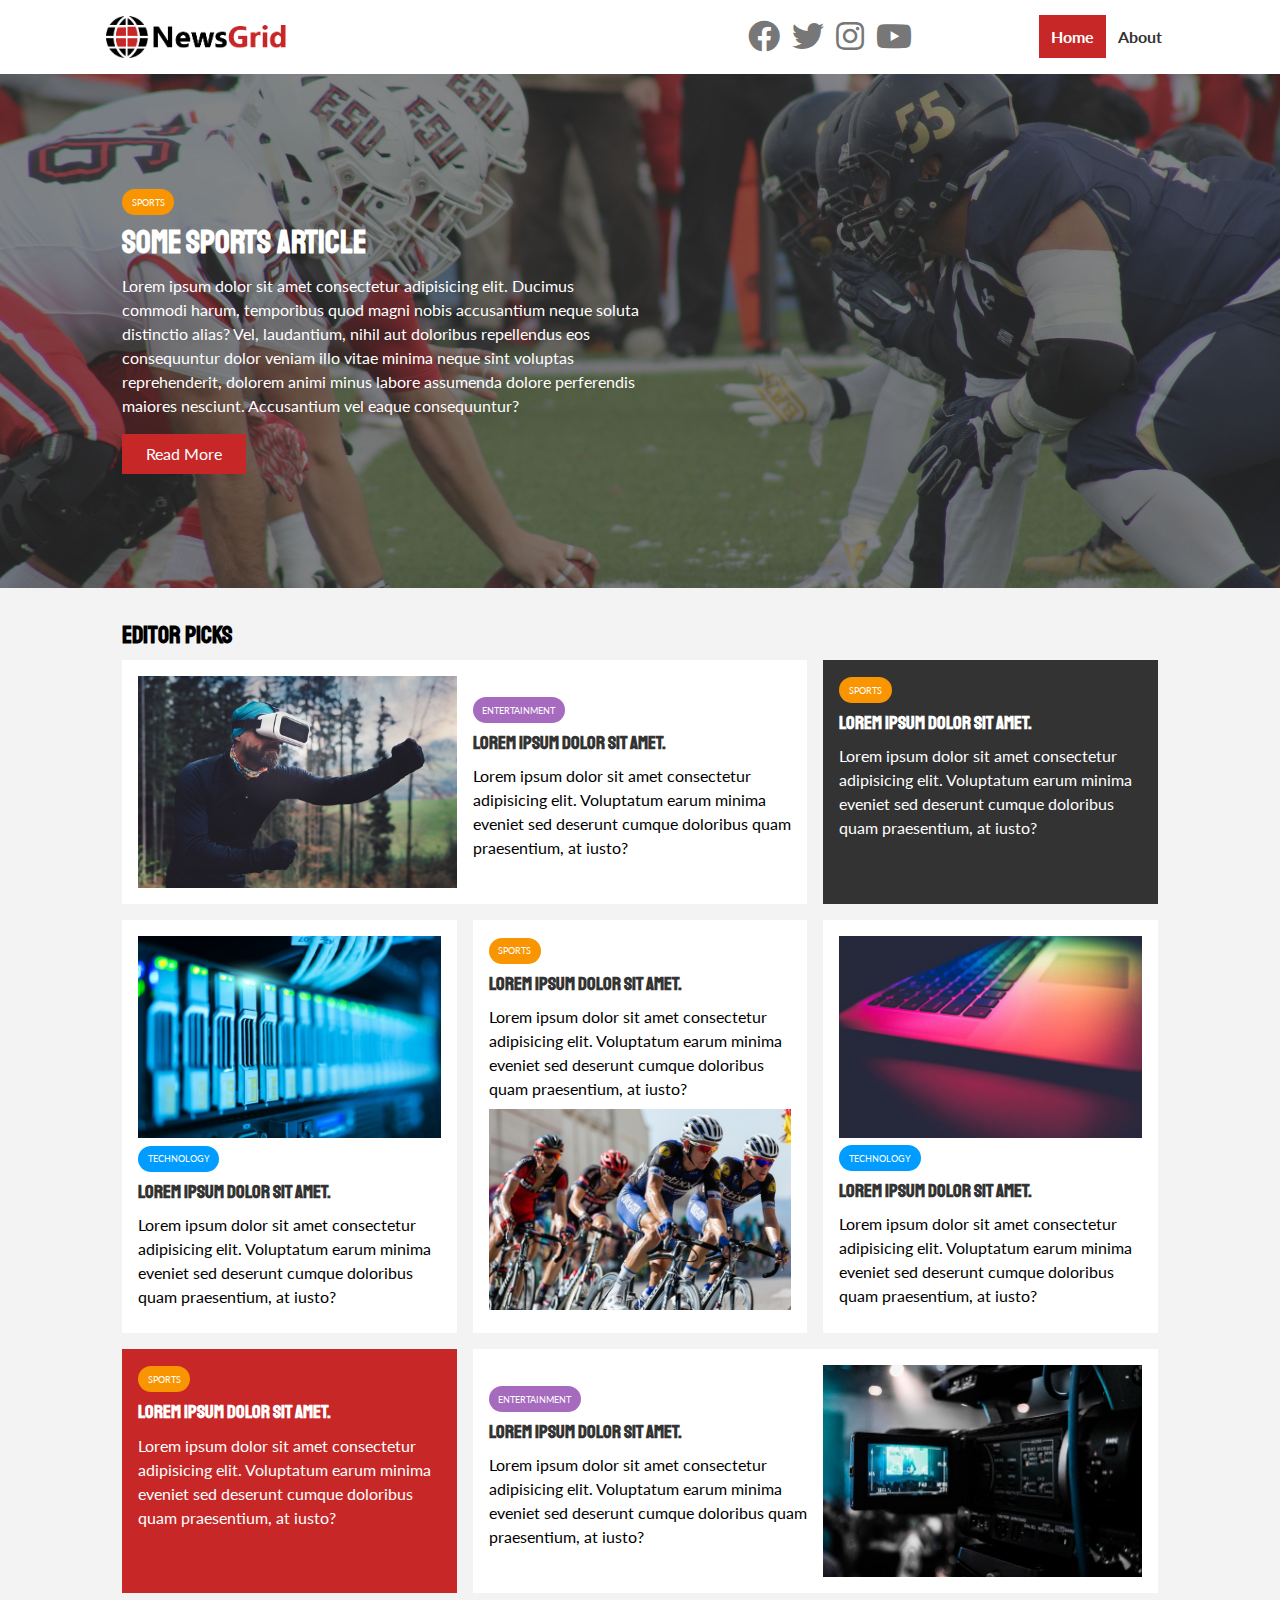
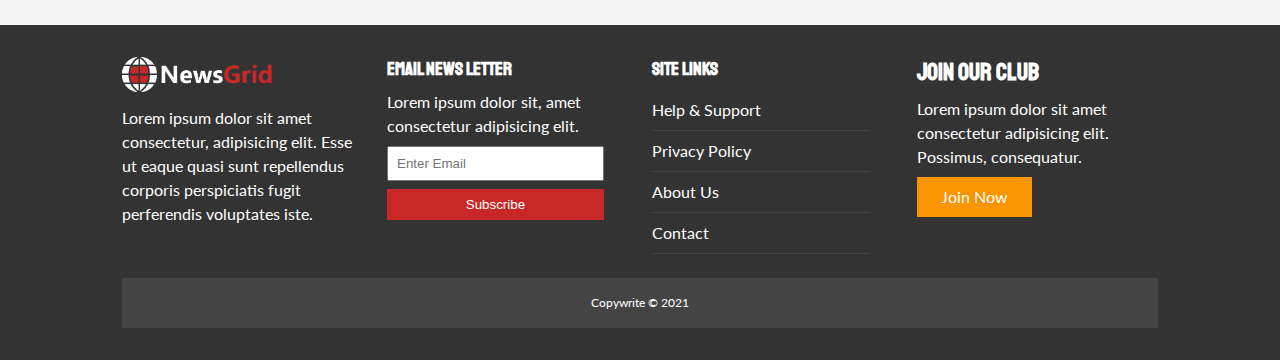
<file: index.html>
<!DOCTYPE html>
<html lang="en">
<head>
    <meta charset="UTF-8">
    <meta http-equiv="X-UA-Compatible" content="IE=edge">
    <meta name="viewport" content="width=device-width, initial-scale=1.0">
    <link rel="stylesheet" href="https://cdnjs.cloudflare.com/ajax/libs/font-awesome/5.15.2/css/all.min.css">
    <link rel="preconnect" href="https://fonts.gstatic.com">
    <link href="https://fonts.googleapis.com/css2?family=Lato:ital,wght@1,300&family=Staatliches&display=swap" rel="stylesheet">
    <link rel="stylesheet" href="css/styles.css">
    <link rel="stylesheet" media="screen and (max-width: 768px)" href="css/mobile.css">
    <link rel="shortcut icon" type="image/x-icon" href="favicon (1).ico">
    <title>News Grid | Latest News</title>
</head>
<body>
    <nav id="main-nav">
        <div class="container">
            <img src="images/logo.png" alt="News Grid" class="logo">
            <div class="social">
                <a href="https://facebook.com"><i class="fab fa-facebook fa-2x" target="_blank"></i></a>
                <a href="https://twitter.com"><i class="fab fa-twitter fa-2x" target="_blank"></i></a>
                <a href="https://instagram.com"><i class="fab fa-instagram fa-2x" target="_blank"></i></a>
                <a href="https://youtube.com"><i class="fab fa-youtube fa-2x" target="_blank"></i></a>
            </div>
            <ul>
                <li><a href="index.html" class="current">Home</a></li>
                <li><a href="">About</a></li>
            </ul>
        </div>
    </nav>
    <!-- Showcase -->

    <header id="showcase">
        <div class="container">
            <div class="showcase-container">
                <div class="showcase-content">
                    <div class="category category-sports">Sports</div>
                    <h1>Some Sports Article</h1>
                    <p>Lorem ipsum dolor sit amet consectetur adipisicing elit. Ducimus commodi harum, temporibus quod magni nobis accusantium neque soluta distinctio alias? Vel, laudantium, nihil aut doloribus repellendus eos consequuntur dolor veniam illo vitae minima neque sint voluptas reprehenderit, dolorem animi minus labore assumenda dolore perferendis maiores nesciunt. Accusantium vel eaque consequuntur?</p>
                    <a href="article.html" class="btn btn-primary">Read More</a>
                </div>
            </div>
        </div>
    </header>

    <!-- Home article -->
    <section id="home-articles" class="py-2">
        <div class="container">
            <h2>Editor Picks</h2>
            <div class="articles-container">
                <article class="card">
                    <img src="images/ent1.jpg" alt="">         
                    <div>
                        <div class="category category-ent">Entertainment</div>
                        <h3>
                            <a href="article.html">Lorem ipsum dolor sit amet.</a>
                        </h3>
                        <p>Lorem ipsum dolor sit amet consectetur adipisicing elit. Voluptatum earum minima eveniet sed deserunt cumque doloribus quam praesentium, at iusto?</p>
                    </div>
                </article>
                <article class="card bg-dark">      
                    <div class="category category-sports">Sports</div>
                    <h3>
                        <a href="article.html">Lorem ipsum dolor sit amet.</a>
                    </h3>
                    <p>Lorem ipsum dolor sit amet consectetur adipisicing elit. Voluptatum earum minima eveniet sed deserunt cumque doloribus quam praesentium, at iusto?</p>
                </article>
                <article class="card">      
                    <img src="images/tech1.jpg" alt="">
                    <div class="category category-tech">Technology</div>
                    <h3>
                        <a href="article.html">Lorem ipsum dolor sit amet.</a>
                    </h3>
                    <p>Lorem ipsum dolor sit amet consectetur adipisicing elit. Voluptatum earum minima eveniet sed deserunt cumque doloribus quam praesentium, at iusto?</p>
                </article>
                <article class="card">      
                    <div class="category category-sports">Sports</div>
                    <h3>
                        <a href="article.html">Lorem ipsum dolor sit amet.</a>
                    </h3>
                    <p>Lorem ipsum dolor sit amet consectetur adipisicing elit. Voluptatum earum minima eveniet sed deserunt cumque doloribus quam praesentium, at iusto?</p>
                    <img src="images/sports1.jpg" alt="">
                </article>
                <article class="card">      
                    <img src="images/tech2.jpg" alt="">
                    <div class="category category-tech">Technology</div>
                    <h3>
                        <a href="article.html">Lorem ipsum dolor sit amet.</a>
                    </h3>
                    <p>Lorem ipsum dolor sit amet consectetur adipisicing elit. Voluptatum earum minima eveniet sed deserunt cumque doloribus quam praesentium, at iusto?</p>
                </article>
                <article class="card bg-primary">      
                    <div class="category category-sports">Sports</div>
                    <h3>
                        <a href="article.html">Lorem ipsum dolor sit amet.</a>
                    </h3>
                    <p>Lorem ipsum dolor sit amet consectetur adipisicing elit. Voluptatum earum minima eveniet sed deserunt cumque doloribus quam praesentium, at iusto?</p>
                </article>
                <article class="card">
                    <div>
                        <div class="category category-ent">Entertainment</div>
                        <h3>
                            <a href="article.html">Lorem ipsum dolor sit amet.</a>
                        </h3>
                        <p>Lorem ipsum dolor sit amet consectetur adipisicing elit. Voluptatum earum minima eveniet sed deserunt cumque doloribus quam praesentium, at iusto?</p>
                    </div>
                    <img src="images/ent2.jpg" alt="">         
                </article>
            </div>
        </div>
    </section>

    <!-- footer -->
    <footer id="main-footer" class="py-2">
        <div class="container footer-container">
            <div>
                <img src="images/logo_light.png" alt="newsgrid">
                <p>Lorem ipsum dolor sit amet consectetur, adipisicing elit. Esse ut eaque quasi sunt repellendus corporis perspiciatis fugit perferendis voluptates iste.</p>
            </div>
            <div>
                <h3>Email news letter</h3>
                <p>Lorem ipsum dolor sit, amet consectetur adipisicing elit.</p>
                <form>
                    <input type="email" placeholder="Enter Email">
                    <input type="submit" value="Subscribe" class="btn btn-primary">
                </form>
            </div>
            <div>
                <h3>Site Links</h3>
                <ul class="list">
                    <li><a href="#">Help & Support</a></li>
                    <li><a href="#">Privacy Policy</a></li>
                    <li><a href="#">About Us</a></li>
                    <li><a href="#">Contact</a></li>
                </ul>
            </div>
            <div>
                <h2>Join our Club</h2>
                <p>Lorem ipsum dolor sit amet consectetur adipisicing elit. Possimus, consequatur.</p>
                <a href="" class="btn btn-secondary">Join Now</a>
            </div>
            <div>
                <p>Copywrite &copy; 2021</p>
            </div>
        </div>
    </footer>
</body>
</html>
</file>
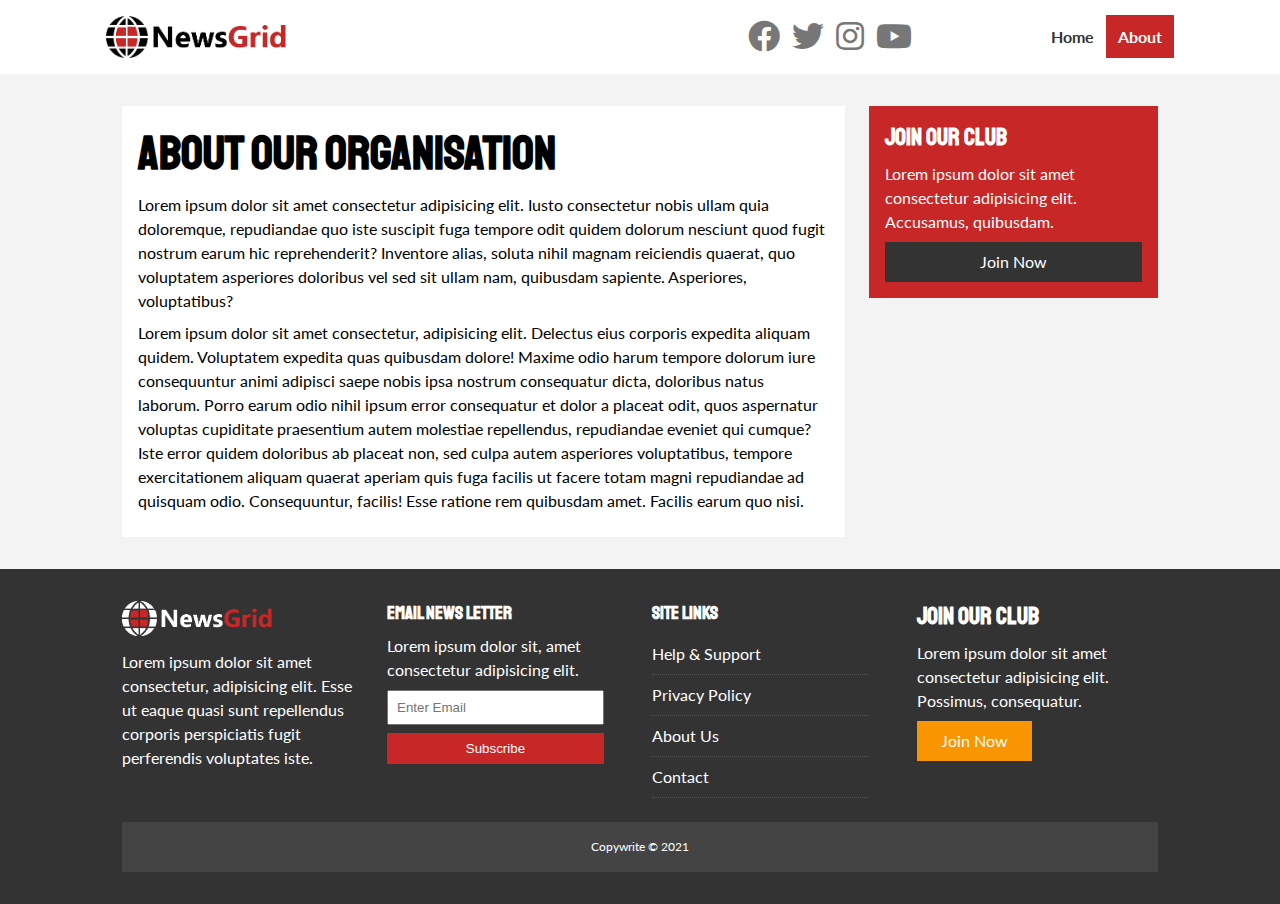
<file: about.html>
<!DOCTYPE html>
<html lang="en">
<head>
    <meta charset="UTF-8">
    <meta http-equiv="X-UA-Compatible" content="IE=edge">
    <meta name="viewport" content="width=device-width, initial-scale=1.0">
    <link rel="stylesheet" href="https://cdnjs.cloudflare.com/ajax/libs/font-awesome/5.15.2/css/all.min.css">
    <link rel="preconnect" href="https://fonts.gstatic.com">
    <link href="https://fonts.googleapis.com/css2?family=Lato:ital,wght@1,300&family=Staatliches&display=swap" rel="stylesheet">
    <link rel="stylesheet" href="css/styles.css">
    <link rel="stylesheet" media="screen and (max-width: 768px)" href="css/mobile.css">
    <link rel="shortcut icon" type="image/x-icon" href="favicon (1).ico">
    <title>News Grid | About</title>
</head>
<body>
    <nav id="main-nav">
        <div class="container">
            <img src="images/logo.png" alt="News Grid" class="logo">
            <div class="social">
                <a href="https://facebook.com"><i class="fab fa-facebook fa-2x" target="_blank"></i></a>
                <a href="https://twitter.com"><i class="fab fa-twitter fa-2x" target="_blank"></i></a>
                <a href="https://instagram.com"><i class="fab fa-instagram fa-2x" target="_blank"></i></a>
                <a href="https://youtube.com"><i class="fab fa-youtube fa-2x" target="_blank"></i></a>
            </div>
            <ul>
                <li><a href="index.html">Home</a></li>
                <li><a href="about.html" class="current">About</a></li>
            </ul>
        </div>
    </nav>

    <section id="about">
        <div class="container">
            <div class="page-container">
                <article class="card">
                    <h1 class="l-heading">About our Organisation</h1>
                    <p>Lorem ipsum dolor sit amet consectetur adipisicing elit. Iusto consectetur nobis ullam quia doloremque, repudiandae quo iste suscipit fuga tempore odit quidem dolorum nesciunt quod fugit nostrum earum hic reprehenderit? Inventore alias, soluta nihil magnam reiciendis quaerat, quo voluptatem asperiores doloribus vel sed sit ullam nam, quibusdam sapiente. Asperiores, voluptatibus?</p>
                    <p>Lorem ipsum dolor sit amet consectetur, adipisicing elit. Delectus eius corporis expedita aliquam quidem. Voluptatem expedita quas quibusdam dolore! Maxime odio harum tempore dolorum iure consequuntur animi adipisci saepe nobis ipsa nostrum consequatur dicta, doloribus natus laborum. Porro earum odio nihil ipsum error consequatur et dolor a placeat odit, quos aspernatur voluptas cupiditate praesentium autem molestiae repellendus, repudiandae eveniet qui cumque? Iste error quidem doloribus ab placeat non, sed culpa autem asperiores voluptatibus, tempore exercitationem aliquam quaerat aperiam quis fuga facilis ut facere totam magni repudiandae ad quisquam odio. Consequuntur, facilis! Esse ratione rem quibusdam amet. Facilis earum quo nisi.</p>
                </article>
                <aside class="card bg-primary">
                    <h2>Join Our Club</h2>
                    <p>Lorem ipsum dolor sit amet consectetur adipisicing elit. Accusamus, quibusdam.</p>
                    <a href="" class="btn btn-dark btn-block">Join Now</a>
                </aside>
            </div>
        </div>
    </section>
    
    <!-- footer -->
    <footer id="main-footer" class="py-2">
        <div class="container footer-container">
            <div>
                <img src="images/logo_light.png" alt="newsgrid">
                <p>Lorem ipsum dolor sit amet consectetur, adipisicing elit. Esse ut eaque quasi sunt repellendus corporis perspiciatis fugit perferendis voluptates iste.</p>
            </div>
            <div>
                <h3>Email news letter</h3>
                <p>Lorem ipsum dolor sit, amet consectetur adipisicing elit.</p>
                <form>
                    <input type="email" placeholder="Enter Email">
                    <input type="submit" value="Subscribe" class="btn btn-primary">
                </form>
            </div>
            <div>
                <h3>Site Links</h3>
                <ul class="list">
                    <li><a href="#">Help & Support</a></li>
                    <li><a href="#">Privacy Policy</a></li>
                    <li><a href="#">About Us</a></li>
                    <li><a href="#">Contact</a></li>
                </ul>
            </div>
            <div>
                <h2>Join our Club</h2>
                <p>Lorem ipsum dolor sit amet consectetur adipisicing elit. Possimus, consequatur.</p>
                <a href="" class="btn btn-secondary">Join Now</a>
            </div>
            <div>
                <p>Copywrite &copy; 2021</p>
            </div>
        </div>
    </footer>
</body>
</html>
</file>
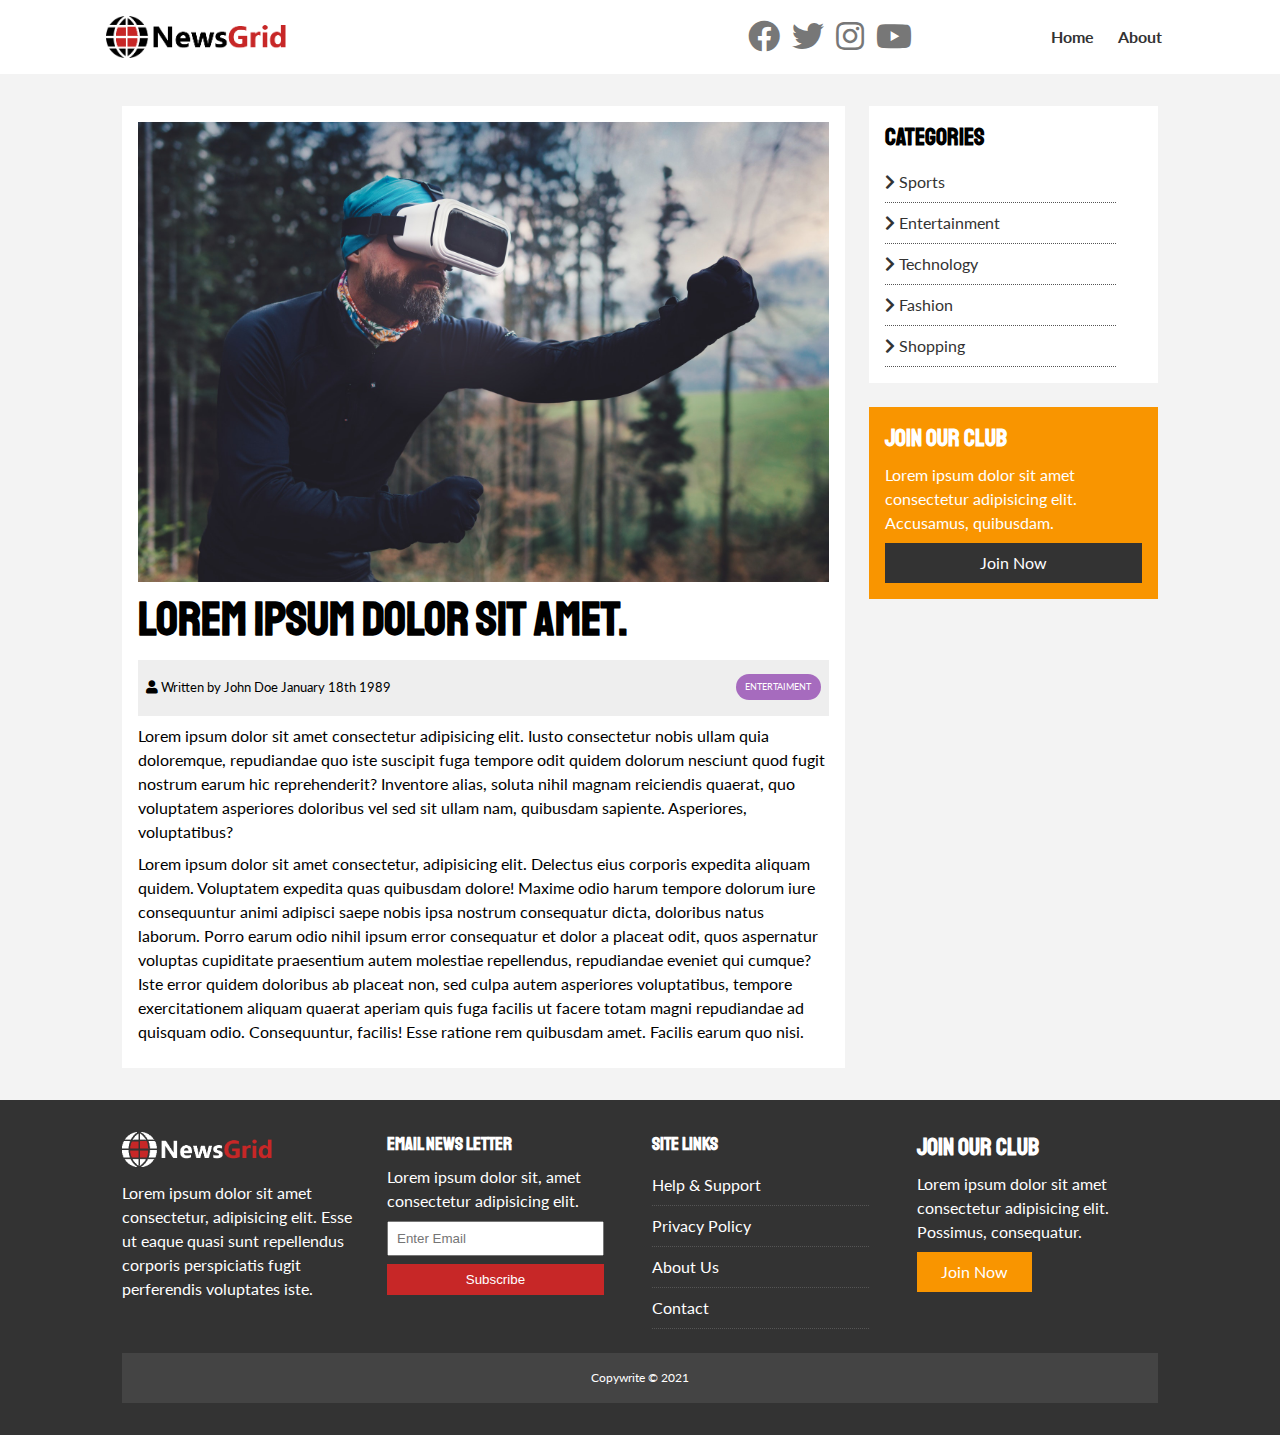
<file: article.html>
<!DOCTYPE html>
<html lang="en">
<head>
    <meta charset="UTF-8">
    <meta http-equiv="X-UA-Compatible" content="IE=edge">
    <meta name="viewport" content="width=device-width, initial-scale=1.0">
    <link rel="stylesheet" href="https://cdnjs.cloudflare.com/ajax/libs/font-awesome/5.15.2/css/all.min.css">
    <link rel="preconnect" href="https://fonts.gstatic.com">
    <link href="https://fonts.googleapis.com/css2?family=Lato:ital,wght@1,300&family=Staatliches&display=swap" rel="stylesheet">
    <link rel="stylesheet" href="css/styles.css">
    <link rel="stylesheet" media="screen and (max-width: 768px)" href="css/mobile.css">
    <link rel="shortcut icon" type="image/x-icon" href="favicon (1).ico">
    <title>News Grid | Latest News</title>
</head>
<body>
    <nav id="main-nav">
        <div class="container">
            <img src="images/logo.png" alt="News Grid" class="logo">
            <div class="social">
                <a href="https://facebook.com"><i class="fab fa-facebook fa-2x" target="_blank"></i></a>
                <a href="https://twitter.com"><i class="fab fa-twitter fa-2x" target="_blank"></i></a>
                <a href="https://instagram.com"><i class="fab fa-instagram fa-2x" target="_blank"></i></a>
                <a href="https://youtube.com"><i class="fab fa-youtube fa-2x" target="_blank"></i></a>
            </div>
            <ul>
                <li><a href="index.html">Home</a></li>
                <li><a href="about.html">About</a></li>
            </ul>
        </div>
    </nav>

    <section id="article">
        <div class="container">
            <div class="page-container">
                <article class="card">
                    <img src="images/ent1.jpg" alt="">
                    <h1 class="l-heading">Lorem ipsum dolor sit amet.</h1>
                    <div class="meta">
                        <small>
                            <i class="fas fa-user"></i> Written by John Doe January 18th 1989
                        </small>
                        <div class="category category-ent">Entertaiment</div>
                    </div>
                    <p>Lorem ipsum dolor sit amet consectetur adipisicing elit. Iusto consectetur nobis ullam quia doloremque, repudiandae quo iste suscipit fuga tempore odit quidem dolorum nesciunt quod fugit nostrum earum hic reprehenderit? Inventore alias, soluta nihil magnam reiciendis quaerat, quo voluptatem asperiores doloribus vel sed sit ullam nam, quibusdam sapiente. Asperiores, voluptatibus?</p>
                    <p>Lorem ipsum dolor sit amet consectetur, adipisicing elit. Delectus eius corporis expedita aliquam quidem. Voluptatem expedita quas quibusdam dolore! Maxime odio harum tempore dolorum iure consequuntur animi adipisci saepe nobis ipsa nostrum consequatur dicta, doloribus natus laborum. Porro earum odio nihil ipsum error consequatur et dolor a placeat odit, quos aspernatur voluptas cupiditate praesentium autem molestiae repellendus, repudiandae eveniet qui cumque? Iste error quidem doloribus ab placeat non, sed culpa autem asperiores voluptatibus, tempore exercitationem aliquam quaerat aperiam quis fuga facilis ut facere totam magni repudiandae ad quisquam odio. Consequuntur, facilis! Esse ratione rem quibusdam amet. Facilis earum quo nisi.</p>
                </article>
                
                <aside id="categories" class="card">
                    <h2>Categories</h2>
                    <ul class="list">
                        <li><a href="#"><i class="fas fa-chevron-right"></i> Sports</a></li>
                        <li><a href="#"><i class="fas fa-chevron-right"></i> Entertainment</a></li>
                        <li><a href="#"><i class="fas fa-chevron-right"></i> Technology</a></li>
                        <li><a href="#"><i class="fas fa-chevron-right"></i> Fashion</a></li>
                        <li><a href="#"><i class="fas fa-chevron-right"></i> Shopping</a></li>
                    </ul>
                </aside>

                <aside class="card bg-secondary">
                    <h2>Join Our Club</h2>
                    <p>Lorem ipsum dolor sit amet consectetur adipisicing elit. Accusamus, quibusdam.</p>
                    <a href="" class="btn btn-dark btn-block">Join Now</a>
                </aside>
            </div>
        </div>
    </section>
    
    <!-- footer -->
    <footer id="main-footer" class="py-2">
        <div class="container footer-container">
            <div>
                <img src="images/logo_light.png" alt="newsgrid">
                <p>Lorem ipsum dolor sit amet consectetur, adipisicing elit. Esse ut eaque quasi sunt repellendus corporis perspiciatis fugit perferendis voluptates iste.</p>
            </div>
            <div>
                <h3>Email news letter</h3>
                <p>Lorem ipsum dolor sit, amet consectetur adipisicing elit.</p>
                <form>
                    <input type="email" placeholder="Enter Email">
                    <input type="submit" value="Subscribe" class="btn btn-primary">
                </form>
            </div>
            <div>
                <h3>Site Links</h3>
                <ul class="list">
                    <li><a href="#">Help & Support</a></li>
                    <li><a href="#">Privacy Policy</a></li>
                    <li><a href="#">About Us</a></li>
                    <li><a href="#">Contact</a></li>
                </ul>
            </div>
            <div>
                <h2>Join our Club</h2>
                <p>Lorem ipsum dolor sit amet consectetur adipisicing elit. Possimus, consequatur.</p>
                <a href="" class="btn btn-secondary">Join Now</a>
            </div>
            <div>
                <p>Copywrite &copy; 2021</p>
            </div>
        </div>
    </footer>
</body>
</html>
</file>
<file: css/styles.css>
:root{
    --primary-color: #c72727;
    --secondary-color: #f99500;
    --light-color: #f3f3f3;
    --dark-color: #333;
    --max-width: 1100px;
}

.category{
    --sports-color:#f99500;
    --ent-color: #a66bbe;
    --tech-color:#009cff;
}

*{
    margin: 0;
    padding: 0;
    box-sizing: border-box;
}

body{
    font-family: 'Lato', sans-serif;
    line-height: 1.5;
    background: var(--light-color);
}

a{
    color: #333;
    text-decoration: none;
}


ul{
    list-style: none;
}

p{
    margin: 0.5rem 0;
}


img{
    width: 100%;
}

h1,h2,h3,h4,h5,h6{
    font-family: 'Staatliches', cursive;
    margin-bottom: .55rem;
    line-height: 1.3;
}


/* Utility class */

.container{
    max-width: var(--max-width);
    margin: auto;
    padding: 0 2rem;
    overflow: hidden;
}

.category{
    display: inline-block;
    color: #fff;
    font-size: 0.55rem;
    text-transform: uppercase;
    padding: 0.4rem 0.6rem;
    border-radius: 15px;
    margin-bottom: 0.5rem;
}

.category-sports { background: var(--sports-color) ; }
.category-ent { background: var(--ent-color) ; }
.category-tech { background: var(--tech-color) ; }

.btn{
    display: inline-block;
    border: none;
    background: var(--dark-color);
    color: #fff;
    padding: 0.5rem 1.5rem;
}

.btn-light{ background: var(--light-color);}
.btn-primary{ background: var(--primary-color);}
.btn-secondary{ background: var(--secondary-color);}

.btn-block {
    display: block;
    width: 100%;
    text-align: center;
}

.btn:hover{
    opacity: 0.9;
}

.card{
    background: #fff;
    padding: 1rem;
}

.bg-dark{
    background: var(--dark-color);
    color: #fff;
}
.bg-primary{
    background: var(--primary-color);
    color: #fff;
}
.bg-secondary{
    background: var(--secondary-color);
    color: #fff;
}

.bg-dark h1,
.bg-dark h2,
.bg-dark h3,
.bg-dark a,
.bg-primary h1,
.bg-primary h2,
.bg-primary h3,
.bg-primary a,
.bg-secondary h1,
.bg-secondary h2,
.bg-secondary h3,
.bg-secondary a{
    color: #fff;
}




.py-1{ padding: 1.5rem 0;}
.py-2{ padding: 2rem 0;}
.py-3{ padding: 3rem 0;}
.p-1{ padding: 1.5rem ;}
.p-2{ padding: 2rem;}
.p-3{ padding: 3rem;}


.l-heading{
    font-size: 3rem;
}

.list li{
    padding: .5rem 0;
    border-bottom: #555 dotted 1px;
    width: 90%;
}

.list li a:hover{
    color: var(--primary-color)!important;
}
/* Inner page grid container */
.page-container{
    display: grid;
    grid-template-columns: 5fr 2fr;
    margin: 2rem 0;
    grid-gap: 1.5rem;
}

.page-container > *:first-child{
    grid-row: 1 / span 3;
}

/* Nav */
#main-nav{
    background: #fff;
    position: sticky;
    top: 0;
    z-index: 2;
}

#main-nav .container {
    display: grid;
    grid-template-columns: 6fr 3fr 2fr;
    padding: 1rem;
    align-items: center;
}


#main-nav .logo{
    width: 180px;
}

#main-nav ul{
    justify-self: end;
    display: flex;
}

#main-nav ul li a{
    padding: 0.75rem;
    font-weight: bold;
}

#main-nav ul li a.current{
    background: var(--primary-color);
    color: #fff;
}

#main-nav ul li a.current:hover{
    background: var(--light-color);
    color: var(--dark-color);
}

#main-nav .social{
    justify-self: center;
}

#main-nav .social i{
    color: #777;
    margin-right: .5rem;
}

/* Showcase */

#showcase{
    color: #fff;
    background: #333;
    padding: 2rem;
    position: relative;
}

#showcase:before{
    content: '';
    background: url('../images/featured.jpg') no-repeat center center/cover;
    position: absolute;
    top: 0;
    left: 0;
    width: 100%;
    height: 100%;
    opacity: 0.4;
}

#showcase .showcase-container{
    display: grid;
    grid-template-columns: repeat(2, 1fr);
    justify-content: center;
    align-items: center;
    height: 50vh;
}

#showcase .showcase-content{
    z-index: 1;
}

#showcase .showcase-content p{
    margin-bottom: 1rem;
}

/* Home articles */
#home-articles .articles-container{
    display: grid;
    grid-template-columns: repeat(3, 1fr);
    grid-gap: 1rem;
}

#home-articles .articles-container > *:first-child,
#home-articles .articles-container > *:last-child{
    display: grid;
    grid-template-columns: repeat(2, 1fr);
    grid-column: 1 / span 2;
    align-items: center;
    grid-gap: 1rem;
}

#home-articles .articles-container > *:last-child{
    grid-column: 2/ span 2;
}

/* Article */
#article .meta{
    display: flex;
    justify-content: space-between;
    align-items: center;
    background: #eee;
    padding: 0.5rem;
}

#article .meta .category{
    margin-top: 0.4rem;
}

/* Footer */

#main-footer{
    background: var(--dark-color);
    color: #fff;

}

#main-footer img{
    width: 150px;
}

#main-footer a{
    color: #fff;
}

#main-footer .footer-container{
    display: grid;
    grid-template-columns: repeat(4, 1fr);
    grid-gap:1.5rem;
}

#main-footer .footer-container > *:last-child{
    background: #444;
    grid-column: 1/ span 4;
    padding: 0.5rem;
    text-align: center;
    font-size: 0.75rem;
}

#main-footer .footer-container input[type="email"]{
    width: 90%;
    padding: 0.5rem;
    margin-bottom: 0.5rem;
}

#main-footer .footer-container input[type="submit"]{
    width: 90%;
}
</file>
<file: css/mobile.css>
/* Navingation */

#main-nav .social{
    display: none;
}

#main-nav .container{
    grid-template-columns: 1fr;
    grid-gap: 1.2rem;
}

#main-nav ul,
#main-nav .logo{
    justify-self: center;
}

#main-nav ul li a{
    padding: 0.5rem;
}

#home-articles .articles-container{
    grid-template-columns: repeat(2, 1fr);
}

#home-articles .articles-container > *:first-child,
#home-articles .articles-container > *:last-child{
    grid-template-columns: 1fr;
    grid-column: 1;
}

@media(max-width:600px){
    /* Stack grid items */
    #showcase .showcase-container,
    #home-articles .articles-container,
    #main-footer .footer-container{
        grid-template-columns: 1fr;
    }

    #main-footer .footer-container>*:last-child {
        grid-column: 1;
    }

    #main-footer .footer-container > * {
        border-bottom: #444 dotted 1px;
        padding-bottom: 1rem;
    }

    #main-footer .footer-container > *:last-child,
    #main-footer .footer-container >*:nth-child(3),
    #main-footer .footer-container >*:nth-child(4){
        border: none;
    }

    .page-container {
        grid-template-columns: 1fr;
        text-align: center;
    }

    .page-container>*:first-child{
        grid-row: 1;
    }

    .l-heading{
        font-size: 2rem;
    }
}
</file>
